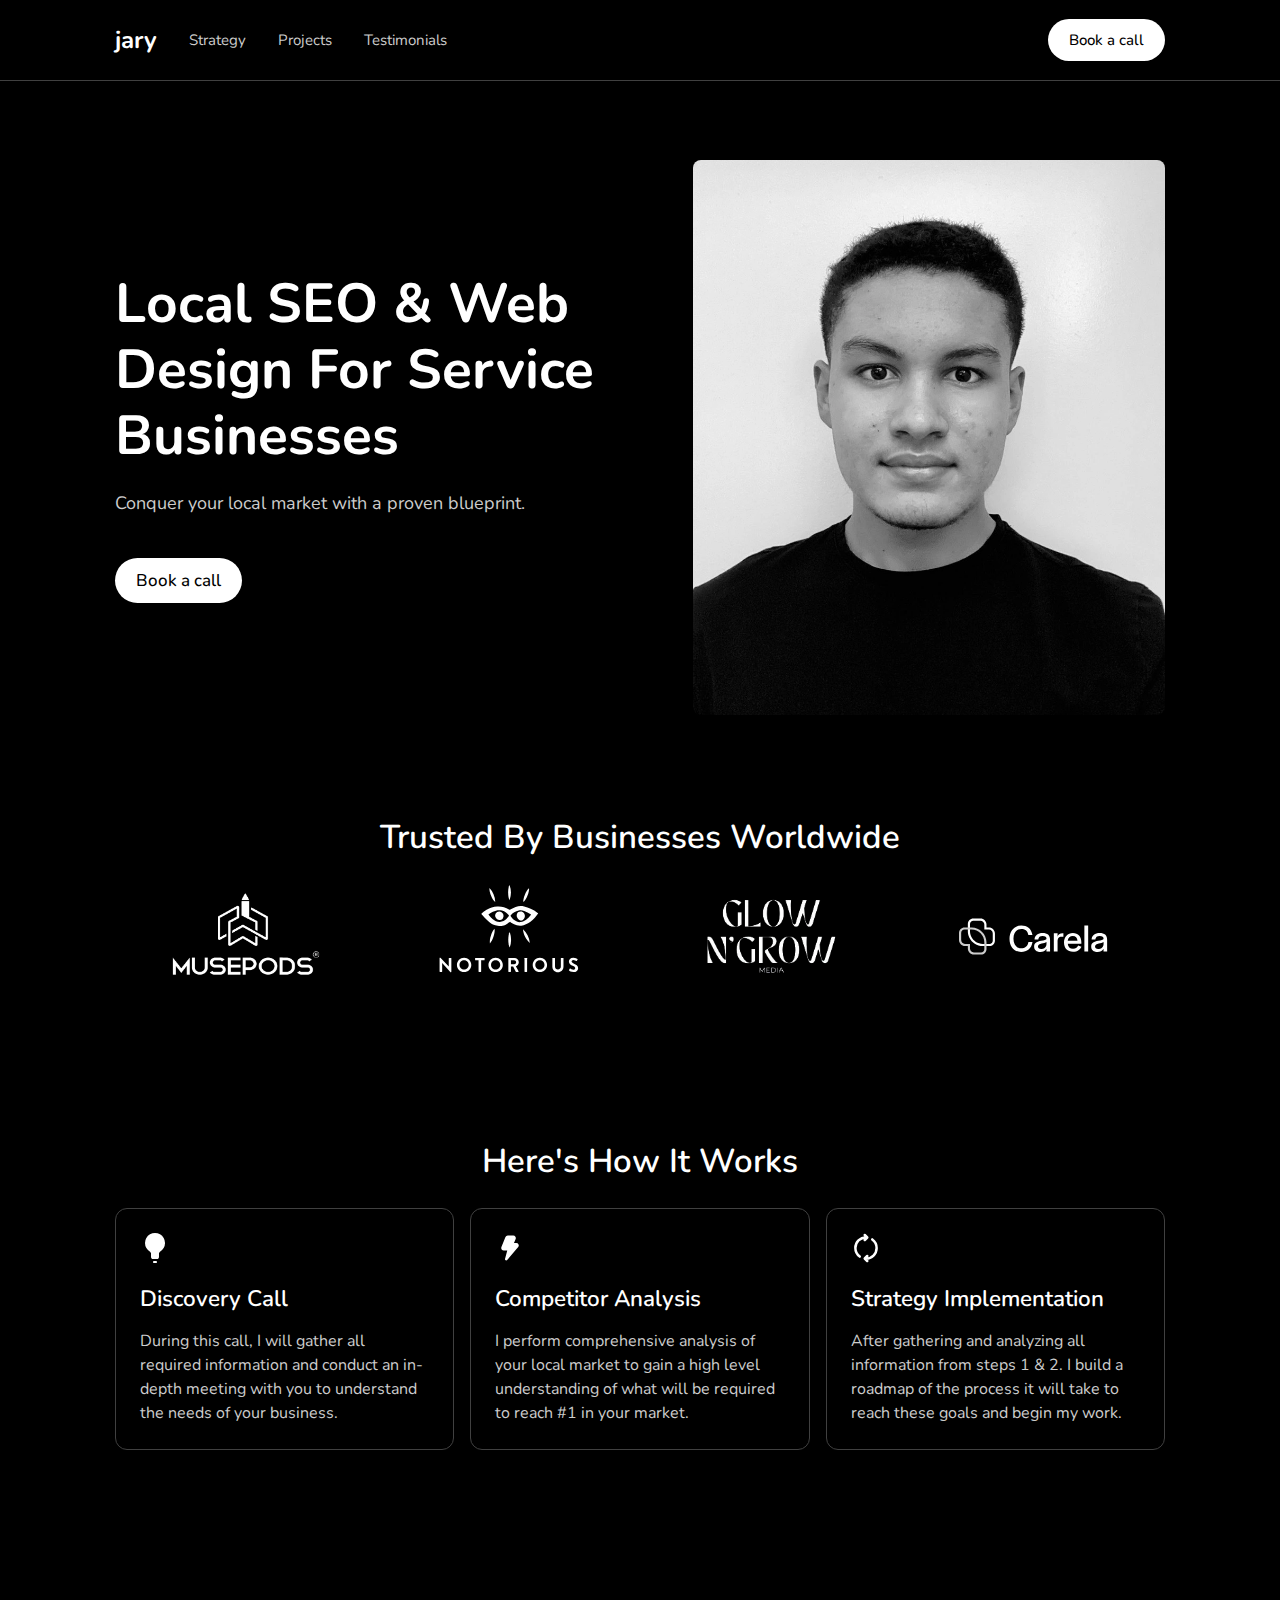
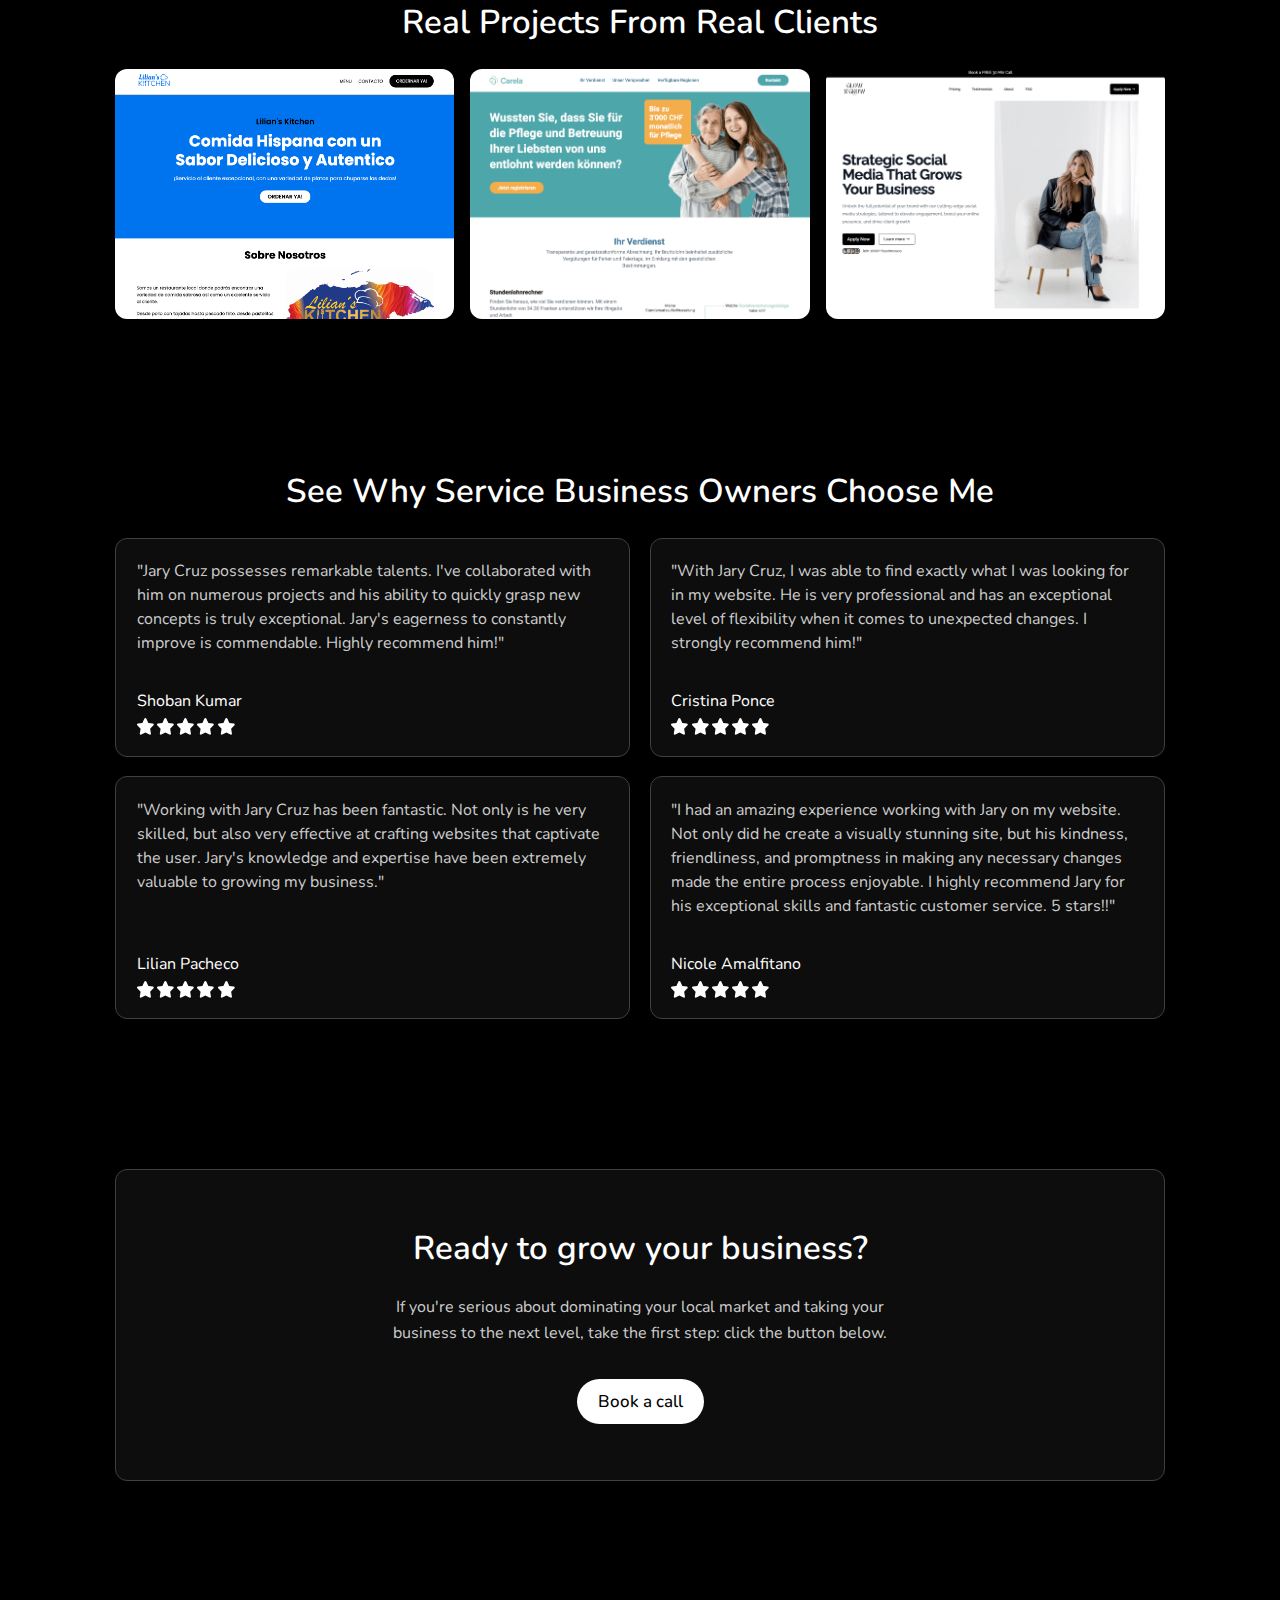
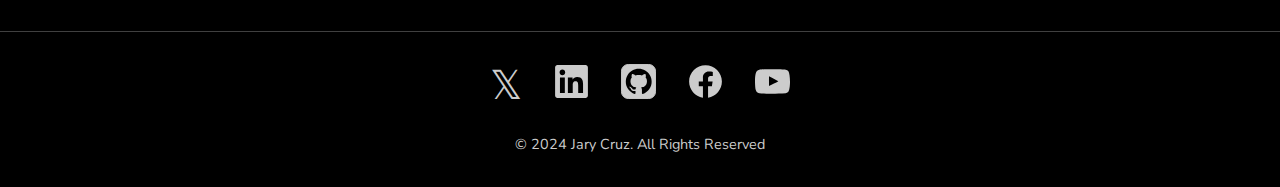
<file: index.html>
<!DOCTYPE html>
<html lang="en">
  <head>
    <!-- Google tag (gtag.js) -->
    <script
      async
      src="https://www.googletagmanager.com/gtag/js?id=G-RM5BP3G793"
    ></script>
    <script>
      window.dataLayer = window.dataLayer || []
      function gtag() {
        dataLayer.push(arguments)
      }
      gtag("js", new Date())

      gtag("config", "G-RM5BP3G793")
    </script>
    <!-- HTML Meta Tags -->
    <meta charset="UTF-8" />
    <meta http-equiv="X-UA-Compatible" content="IE=edge" />
    <meta name="viewport" content="width=device-width, initial-scale=1.0" />
    <title>Jary Cruz: Web Design For Service-Based Businesses</title>
    <meta
      name="description"
      content="Professional web design for service-based businesses. Brand new websites that are fully optimized for maximum conversion rates with a 3 step funnel. Learn More!"
    />
    <meta
      name="google-site-verification"
      content="QcRg4EN3frqf1x4xf7oen2YEIO8GIzVjHi6gf64X1Hk"
    />
    <link rel="icon" href="favicon.png" />
    <link rel="stylesheet" href="css/style.css" />
    <script src="js/script.js" defer></script>
    <!-- Facebook Meta Tags -->
    <meta property="og:url" content="https://jarycruz.com" />
    <meta property="og:type" content="website" />
    <meta
      property="og:title"
      content="Jary Cruz: Web Design For Service-Based Businesses"
    />
    <meta
      property="og:description"
      content="Professional web design for service-based businesses.Brand new websites that are fully optimized for maximum conversion rates with a 3 step funnel. Learn More!"
    />
    <meta property="og:image" content="https://i.ibb.co/ystxSCd/J.png" />
    <!-- Twitter Meta Tags -->
    <meta name="twitter:card" content="summary_large_image" />
    <meta property="twitter:domain" content="jarycruz.com" />
    <meta property="twitter:url" content="https://jarycruz.com" />
    <meta
      name="twitter:title"
      content="Jary Cruz: Web Design For Service-Based Businesses"
    />
    <meta
      name="twitter:description"
      content="Professional web design for service-based businesses. Brand new websites that are fully optimized for maximum conversion rates with a 3 step funnel. Learn More!"
    />
    <meta property="twitter:image" content="https://i.ibb.co/ystxSCd/J.png" />
    <script type="application/ld+json">
      {
        "@context": "https://schema.org",
        "@type": "WebSite",
        "name": "Jary Cruz",
        "alternateName": "JC",
        "url": "https://jarycruz.com/"
      }
    </script>
  </head>
  <body>
    <!-- Navbar -->
    <nav>
      <div class="container">
        <div class="navbar">
          <a href="#" class="logo" aria-label="J Logo">jary</a>
          <ul data-menu>
            <li><a href="#strategy">Strategy</a></li>
            <li><a href="#projects">Projects</a></li>
            <li><a href="#testimonials">Testimonials</a></li>
            <li>
              <a
                href="https://calendly.com/jaryc/30min?month=2023-12"
                target="_blank"
                class="btn-link"
                >Book a call</a
              >
            </li>
          </ul>
        </div>

        <a
          href="https://calendly.com/jaryc/30min?month=2023-12"
          target="_blank"
          class="btn-link"
          >Book a call</a
        >

        <button class="btn-menu" data-btn-menu aria-label="menu">
          <span></span>
          <span></span>
        </button>
      </div>
    </nav>

    <!-- Header -->
    <header>
      <div class="container">
        <div>
          <h1>Local SEO & Web Design For Service Businesses</h1>
          <p>Conquer your local market with a proven blueprint.</p>
          <a
            href="https://calendly.com/jaryc/30min?month=2023-12"
            target="_blank"
            class="btn-link"
          >
            Book a call
          </a>
        </div>
        <img src="images/jary.webp" alt="Jary Cruz Portrait" class="hero-img" />
      </div>
    </header>

    <!-- Main Content -->
    <main>
      <!-- Logo Cloud -->
      <section>
        <div class="container logo-section">
          <h2>Trusted By Businesses Worldwide</h2>
          <div class="logo-cloud-container">
            <img src="images/logos/musepods.png" alt="Musepods Logo." />
            <img src="images/logos/notorious-logo.svg" alt="Notorious Logo." />
            <img src="images/logos/glow.webp" alt="Glow N' Grow Logo." />
            <img src="images/logos/carela.svg" alt="Carela Logo." />
          </div>
        </div>
      </section>

      <!-- Services Section -->
      <section id="strategy">
        <div class="container">
          <h2>Here's How It Works</h2>
          <div class="strategy-container">
            <div class="strategy-card">
              <img src="images/icons/bulb-icon.svg" alt="Thunder Icon." />
              <h3>Discovery Call</h3>
              <p>
                During this call, I will gather all required information and
                conduct an in-depth meeting with you to understand the needs of
                your business.
              </p>
            </div>
            <div class="strategy-card">
              <img src="images/icons/thunder-icon.svg" alt="Repeat Icon." />
              <h3>Competitor Analysis</h3>
              <p>
                I perform comprehensive analysis of your local market to gain a
                high level understanding of what will be required to reach #1 in
                your market.
              </p>
            </div>
            <div class="strategy-card">
              <img src="images/icons/repeat-icon.svg" alt="Repeat Icon." />
              <h3>Strategy Implementation</h3>
              <p>
                After gathering and analyzing all information from steps 1 & 2.
                I build a roadmap of the process it will take to reach these
                goals and begin my work.
              </p>
            </div>
          </div>
        </div>
      </section>

      <!-- Projects Section -->
      <section id="projects">
        <div class="container">
          <h2>Real Projects From Real Clients</h2>
          <div class="projects-container">
            <div class="project-card">
              <img
                src="images/lilian.png"
                alt="Lilian's Kitchen Website Design."
              />
              <a href="https://liliankitchen.com/" target="_blank">
                See project
                <img
                  src="images/icons/chevron-right-icon.svg"
                  alt="Chevron Right."
                />
              </a>
              <div class="overlay"></div>
            </div>

            <div class="project-card">
              <img src="images/carela.png" alt="Carela Website Design." />
              <a href="https://carela.care/" target="_blank">
                See project
                <img
                  src="images/icons/chevron-right-icon.svg"
                  alt="Chevron Right."
                />
              </a>
              <div class="overlay"></div>
            </div>

            <div class="project-card">
              <img
                src="images/glowngrow.png"
                alt="Armada Construction Website Design."
              />
              <a href="https://glowngrowmedia.com/" target="_blank">
                See project
                <img
                  src="images/icons/chevron-right-icon.svg"
                  alt="Chevron Right."
                />
              </a>
              <div class="overlay"></div>
            </div>
          </div>
        </div>
      </section>

      <!-- Testimonial Section -->
      <section class="testimonials-section" id="testimonials">
        <div class="container">
          <h2>See Why Service Business Owners Choose Me</h2>
          <div class="testimonials">
            <div class="testimonial-card">
              <p>
                "Jary Cruz possesses remarkable talents. I've collaborated with
                him on numerous projects and his ability to quickly grasp new
                concepts is truly exceptional. Jary's eagerness to constantly
                improve is commendable. Highly recommend him!"
              </p>
              <div class="profile">
                <div>
                  <p>Shoban Kumar</p>
                  <div class="testimonial-stars">
                    <img src="images/icons/star.svg" alt="Star Icon." />
                    <img src="images/icons/star.svg" alt="Star Icon." />
                    <img src="images/icons/star.svg" alt="Star Icon." />
                    <img src="images/icons/star.svg" alt="Star Icon." />
                    <img src="images/icons/star.svg" alt="Star Icon." />
                  </div>
                </div>
              </div>
            </div>
            <div class="testimonial-card">
              <p>
                "With Jary Cruz, I was able to find exactly what I was looking
                for in my website. He is very professional and has an
                exceptional level of flexibility when it comes to unexpected
                changes. I strongly recommend him!"
              </p>
              <div class="profile">
                <div>
                  <p>Cristina Ponce</p>
                  <div class="testimonial-stars">
                    <img src="images/icons/star.svg" alt="Star Icon." />
                    <img src="images/icons/star.svg" alt="Star Icon." />
                    <img src="images/icons/star.svg" alt="Star Icon." />
                    <img src="images/icons/star.svg" alt="Star Icon." />
                    <img src="images/icons/star.svg" alt="Star Icon." />
                  </div>
                </div>
              </div>
            </div>
            <cdiv class="testimonial-card">
              <p>
                "Working with Jary Cruz has been fantastic. Not only is he very
                skilled, but also very effective at crafting websites that
                captivate the user. Jary's knowledge and expertise have been
                extremely valuable to growing my business."
              </p>
              <div class="profile">
                <div>
                  <p>Lilian Pacheco</p>
                  <div class="testimonial-stars">
                    <img src="images/icons/star.svg" alt="Star Icon." />
                    <img src="images/icons/star.svg" alt="Star Icon." />
                    <img src="images/icons/star.svg" alt="Star Icon." />
                    <img src="images/icons/star.svg" alt="Star Icon." />
                    <img src="images/icons/star.svg" alt="Star Icon." />
                  </div>
                </div>
              </div>
            </cdiv>
            <div class="testimonial-card">
              <p>
                "I had an amazing experience working with Jary on my website.
                Not only did he create a visually stunning site, but his
                kindness, friendliness, and promptness in making any necessary
                changes made the entire process enjoyable. I highly recommend
                Jary for his exceptional skills and fantastic customer service.
                5 stars!!"
              </p>
              <div class="profile">
                <div>
                  <p>Nicole Amalfitano</p>
                  <div class="testimonial-stars">
                    <img src="images/icons/star.svg" alt="Star Icon." />
                    <img src="images/icons/star.svg" alt="Star Icon." />
                    <img src="images/icons/star.svg" alt="Star Icon." />
                    <img src="images/icons/star.svg" alt="Star Icon." />
                    <img src="images/icons/star.svg" alt="Star Icon." />
                  </div>
                </div>
              </div>
            </div>
          </div>
        </div>
      </section>

      <!-- CTA Section -->
      <section>
        <div class="container">
          <div class="cta-container">
            <h2>Ready to grow your business?</h2>
            <p>
              If you're serious about dominating your local market and taking
              your business to the next level, take the first step: click the
              button below.
            </p>
            <a
              href="https://calendly.com/jaryc/30min?month=2023-12"
              class="btn-link"
              target="_blank"
              >Book a call</a
            >
          </div>
        </div>
      </section>
    </main>

    <footer>
      <div class="footer-links">
        <a
          href="https://twitter.com/jarydesign"
          aria-label="X link."
          target="_blank"
          class="x-link"
        >
          𝕏
        </a>
        <a
          href="https://www.linkedin.com/in/jarycruz/"
          aria-label="LinkedIn link."
          target="_blank"
        >
          <img src="images/icons/linkedin.svg" alt="LinkedIn Logo." />
        </a>
        <a
          href="https://github.com/JaryCruz"
          target="_blank"
          aria-label="Github link."
        >
          <img src="images/icons/github.svg" alt="Github Logo." />
        </a>
        <a
          href="https://www.facebook.com/profile.php?id=61554260324164&mibextid=LQQJ4d"
          aria-label="Facebook link."
          target="_blank"
        >
          <img src="images/icons/facebook.svg" alt="Facebook Logo." />
        </a>
        <a
          href="https://youtube.com/@jarycruz?si=bppkG8N-WjbtqFvm"
          aria-label="Youtube link."
          target="_blank"
        >
          <img src="images/icons/youtube.svg" alt="Youtube Logo." />
        </a>
      </div>
      <p>&copy; 2024 Jary Cruz. All Rights Reserved</p>
    </footer>
  </body>
</html>
</file>
<file: css/style.css>
@import url("https://fonts.googleapis.com/css2?family=Nunito:wght@400;500;600;700;800&display=swap");

*,
*::before,
*::after {
  margin: 0;
  padding: 0;
  box-sizing: border-box;
}

:root {
  --border-radius: 12px;
  --black: hsl(0, 0%, 0%);
  --black-light: hsl(0, 0%, 5%);
  --dark-border: hsl(0, 0%, 25%);
  --white: hsl(0, 0%, 100%);
  --white-dark: hsl(0, 0%, 80%);
}

/* General Styles */
body {
  font-family: "Nunito", sans-serif;
  background-color: var(--black);
  position: relative;
  padding-top: 80px;
  font-size: 1rem;
}

h1 {
  font-size: 55px;
  line-height: 1.2;
  color: var(--white);
  font-weight: 700;
}

h2 {
  font-size: 33px;
  color: var(--white);
  font-weight: 600;
  margin-bottom: 1.5rem;
}

.heading {
  color: var(--white);
  font-size: 21px;
  font-weight: 400;
  text-align: center;
  margin: 0.2rem 0 1.5rem;
}

h3 {
  color: var(--white);
  margin: 5px 0;
  font-weight: 600;
}

p {
  color: var(--white-dark);
  line-height: 1.5;
  font-size: 1rem;
}

a {
  color: var(--white);
  text-decoration: none;
}

button {
  background-color: transparent;
  border: none;
  cursor: pointer;
}

/* Utility Classes */
.container {
  max-width: 1100px;
  margin: 0 auto;
  padding: 0 25px;
}

.btn-link {
  padding: 11px 21px;
  color: var(--black);
  background-color: var(--white);
  border-radius: 980px;
  font-weight: 500;
  display: block;
  font-size: 17px;
  width: fit-content;
  transition: all 300ms ease-in-out;
}

.btn-link:hover,
a.btn-link:hover,
button.btn-link:hover {
  opacity: 0.75;
  color: var(--black);
}

.logo {
  font-size: 1.5rem;
  font-weight: 700;
}
/* Navbar */
nav {
  width: 100%;
  position: fixed;
  background-color: var(--black);
  z-index: 10;
  top: 0px;
  border-bottom: 1px solid var(--dark-border);
}

nav .container {
  display: flex;
  align-items: center;
  justify-content: space-between;
  height: 80px;
}

.navbar {
  display: flex;
  align-items: center;
  gap: 2rem;
}

.btn-menu {
  background-color: transparent;
  display: flex;
  flex-direction: column;
  gap: 8px;
  width: 20px;
  transition: all 300ms ease-in-out;
  display: none;
}

.btn-menu.open span:first-child {
  rotate: 45deg;
  translate: 0 5px;
}

.btn-menu.open span:last-child {
  rotate: -45deg;
  translate: 0 -5px;
}

.btn-menu span {
  height: 2px;
  border-radius: 980px;
  background-color: white;
  width: 100%;
}

.btn-menu:hover {
  opacity: 0.9;
  scale: 0.99;
}

nav ul {
  display: flex;
  align-items: center;
  list-style-type: none;
  gap: 2rem;
}

ul li .btn-link {
  display: none;
}

ul li a {
  transition: all 300ms ease-in-out;
  color: var(--white-dark);
  font-size: 15px;
}

ul li a:hover {
  color: var(--white);
}

nav .btn-link {
  font-size: 15px;
  padding: 11px 21px;
}

.btn-theme {
  border: 1px solid var(--dark-border);
  width: 2.2rem;
  height: 2.2rem;
  font-size: 1rem;
  border-radius: 50%;
  color: var(--white);
}

.btn-theme:hover,
.btn-theme:active {
  opacity: 0.9;
}

/* Header */
header {
  overflow-x: hidden;
  width: 100%;
}

header .container {
  display: flex;
  justify-content: space-between;
  align-items: center;
  width: 100%;
  margin: 80px auto 0px;
  position: relative;
}

header .container > div {
  width: 50%;
}

.hero-img {
  border-radius: 0.5rem;
  width: 45%;
  object-position: top;
  object-fit: cover;
}

header p {
  margin: 20px 0 40px 0;
  font-size: 18px;
  max-width: 450px;
  line-height: 1.6;
}

/* Logo Section */
.logo-section {
  margin-top: 100px;
}

.logo-section h2 {
  text-align: center;
}

.logo-cloud-container {
  display: grid;
  grid-template-columns: repeat(4, 1fr);
  justify-items: center;
  justify-content: space-between;
  align-items: center;
}

.logo-cloud-container img {
  width: 150px;
}

.logo-cloud-container img:nth-child(2) {
  width: 140px;
  margin-bottom: 1rem;
}

/* strategy Section */
#strategy {
  padding-top: 150px;
}

#strategy .btn-link {
  display: block;
  margin: 1.5rem auto 0;
  width: fit-content;
}

#strategy h2 {
  text-align: center;
}

.strategy-container {
  display: flex;
  align-items: flex-start;
  justify-content: space-between;
  flex-wrap: wrap;
  gap: 1rem;
}

.strategy-card {
  flex: 1;
  padding: 1.5rem;
  border: 1px solid var(--dark-border);
  border-radius: var(--border-radius);
}

.strategy-card img {
  width: 30px;
}

.strategy-card h3 {
  margin: 0.9rem 0;
  font-size: 1.4rem;
}

.strategy-card i {
  color: var(--white);
  font-size: 1.5rem;
}
/* Projects Section */
#projects {
  padding-top: 150px;
}

#projects h2 {
  text-align: center;
}

.projects-container {
  display: flex;
  gap: 1rem;
}

.project-card {
  border-radius: var(--border-radius);
  flex: 1;
  position: relative;
  height: 250px;
  transition: all 500ms ease-in-out;
}

.project-card a img {
  width: 20px;
  margin-top: 3px;
}

.project-card:hover a {
  display: flex;
  transition: all 500ms ease-in-out;
}

.project-card:hover .overlay {
  display: block;
}

.overlay {
  position: absolute;
  left: 0;
  right: 0;
  top: 0;
  z-index: 2;
  bottom: 0;
  display: none;
  background-color: hsla(0, 0%, 0%, 0.8);
}

.project-card img {
  width: 100%;
  border-radius: var(--border-radius);
  height: 100%;
  object-fit: cover;
}

.project-card a {
  font-size: 1.2rem;
  border-radius: 0.5rem;
  z-index: 10;
  position: absolute;
  top: 50%;
  left: 50%;
  color: var(--white);
  display: none;
  translate: -50% -50%;
}

.project-card a i {
  font-size: 0.9rem;
}

.project-card a:hover {
  text-decoration: underline;
}

/* Testimonial Section */
#testimonials {
  padding-top: 150px;
}

.testimonials-section {
  margin-bottom: 150px;
}

.testimonials-section h2 {
  text-align: center;
}

.testimonials-section .btn-link {
  display: block;
  width: fit-content;
  margin: 1.5rem auto 0;
}

.testimonials {
  display: grid;
  gap: 1.2rem;
  grid-template-columns: repeat(2, 1fr);
  justify-content: center;
  align-items: stretch;
}

.testimonial-card {
  background-color: var(--black-light);
  padding: 1.3rem;
  border: 1px solid var(--dark-border);
  display: flex;
  border-radius: var(--border-radius);
  flex-direction: column;
  justify-content: space-between;
  flex: 1;
}

.testimonial-card p {
  color: var(--white-dark);
  font-size: 1rem;
}

.testimonial-card i {
  font-size: 60px;
  color: var(--white);
}

.profile {
  display: flex;
  justify-content: flex-start;
  gap: 20px;
  margin-top: 1.5rem;
  padding-top: 10px;
}

.profile p {
  color: var(--white);
}

.testimonial-stars {
  display: flex;
  gap: 0.2rem;
  margin-top: 0.3rem;
}

.testimonial-stars img {
  width: 17px;
}

/* CTA Section */
.cta-container {
  background-color: var(--black-light);
  border: 1px solid var(--dark-border);
  border-radius: var(--border-radius);
  padding: 3.5rem;
  text-align: center;
}

.cta-container p {
  max-width: 500px;
  margin: 0 auto;
  line-height: 1.6;
}

.cta-container .btn-link {
  margin: 2rem auto 0;
}

/* Footer */
footer {
  border-top: 1px solid var(--dark-border);
  margin-top: 150px;
  padding: 2rem 0;
  text-align: center;
}

footer p {
  font-size: 0.9rem;
}

.footer-links {
  display: flex;
  justify-content: center;
  gap: 2rem;
  margin-bottom: 1rem;
}

.footer-links a:first-child img {
  width: 25px;
  margin-top: 0.4rem;
}

.footer-links img {
  width: 35px;
}

.x-link {
  font-size: 2.5rem;
  margin: 0 !important;
  translate: 0 -5px;
  color: #ccc;
}

@media (max-width: 1030px) {
  h1 {
    font-size: 40px;
    margin-top: 20px;
    margin: 20px auto 0;
  }

  nav .container {
    height: 60px;
  }

  .logo {
    font-size: 1.6rem;
  }

  nav ul {
    position: absolute;
    top: 60px;
    translate: -50% 0;
    left: 50%;
    background-color: var(--black);
    flex-direction: column;
    gap: 1.6rem;
    height: fit-content;
    width: 100dvw;
    padding: 1rem 0 1.5rem;
    z-index: 5;
    display: none;
    border-bottom: 1px solid var(--dark-border);
  }

  nav .btn-link {
    display: none;
  }

  nav ul.shown {
    display: flex;
  }

  ul li:last-child a {
    display: block;
  }

  .btn-menu {
    display: flex;
  }

  header .container {
    flex-direction: column-reverse;
    gap: 3rem;
    justify-content: center;
    margin: 20px auto;
  }

  header .container > div {
    width: 100%;
    max-width: 600px;
    text-align: center;
  }

  .hero-img {
    display: block;
    margin: 0 auto;
    width: 50%;
    max-width: 400px;
    min-width: 300px;
  }

  header .btn-link {
    margin: 0 auto;
  }

  header p {
    display: block;
    margin: 20px auto 40px auto;
  }

  .strategy-container {
    flex-direction: column;
    justify-content: center;
    align-items: center;
    width: 100%;
  }

  .projects-container {
    flex-direction: column;
  }

  .strategy-card {
    width: 100%;
    max-width: 600px;
  }

  .project-card {
    flex-direction: column;
    width: 100%;
    max-width: 600px;
    margin: 0 auto;
    gap: 20px;
  }

  .project-card img {
    width: 100%;
    min-width: 0px;
  }

  .contact-info div {
    justify-content: center;
  }

  .project-card h3 {
    font-size: 1.2rem;
  }
}

@media (max-width: 700px) {
  .testimonials {
    grid-template-columns: 1fr;
  }

  h2 {
    font-size: 28px;
  }

  .logo-cloud-container {
    display: grid;
    grid-template-columns: repeat(2, 1fr);
    gap: 2rem;
    justify-content: center;
    justify-items: center;
  }

  .logo-cloud-container img:first-child,
  .logo-cloud-container img:nth-child(2),
  .logo-cloud-container img:nth-child(3),
  .logo-cloud-container img:last-child {
    width: 130px;
  }
}

/* Small smartphones */
@media (max-width: 450px) {
  h1 {
    font-size: 35px;
    max-width: none;
    line-height: 1.3;
  }

  header .container > div {
    width: 100%;
  }

  header .btn-link {
    margin: 0 auto;
  }

  h3 {
    font-size: 1rem;
  }

  .hero-img {
    max-height: 250px;
    object-position: 0 25%;
  }

  .project-info > p {
    width: 100%;
  }

  .cta-container {
    padding: 2rem;
  }
}
</file>
